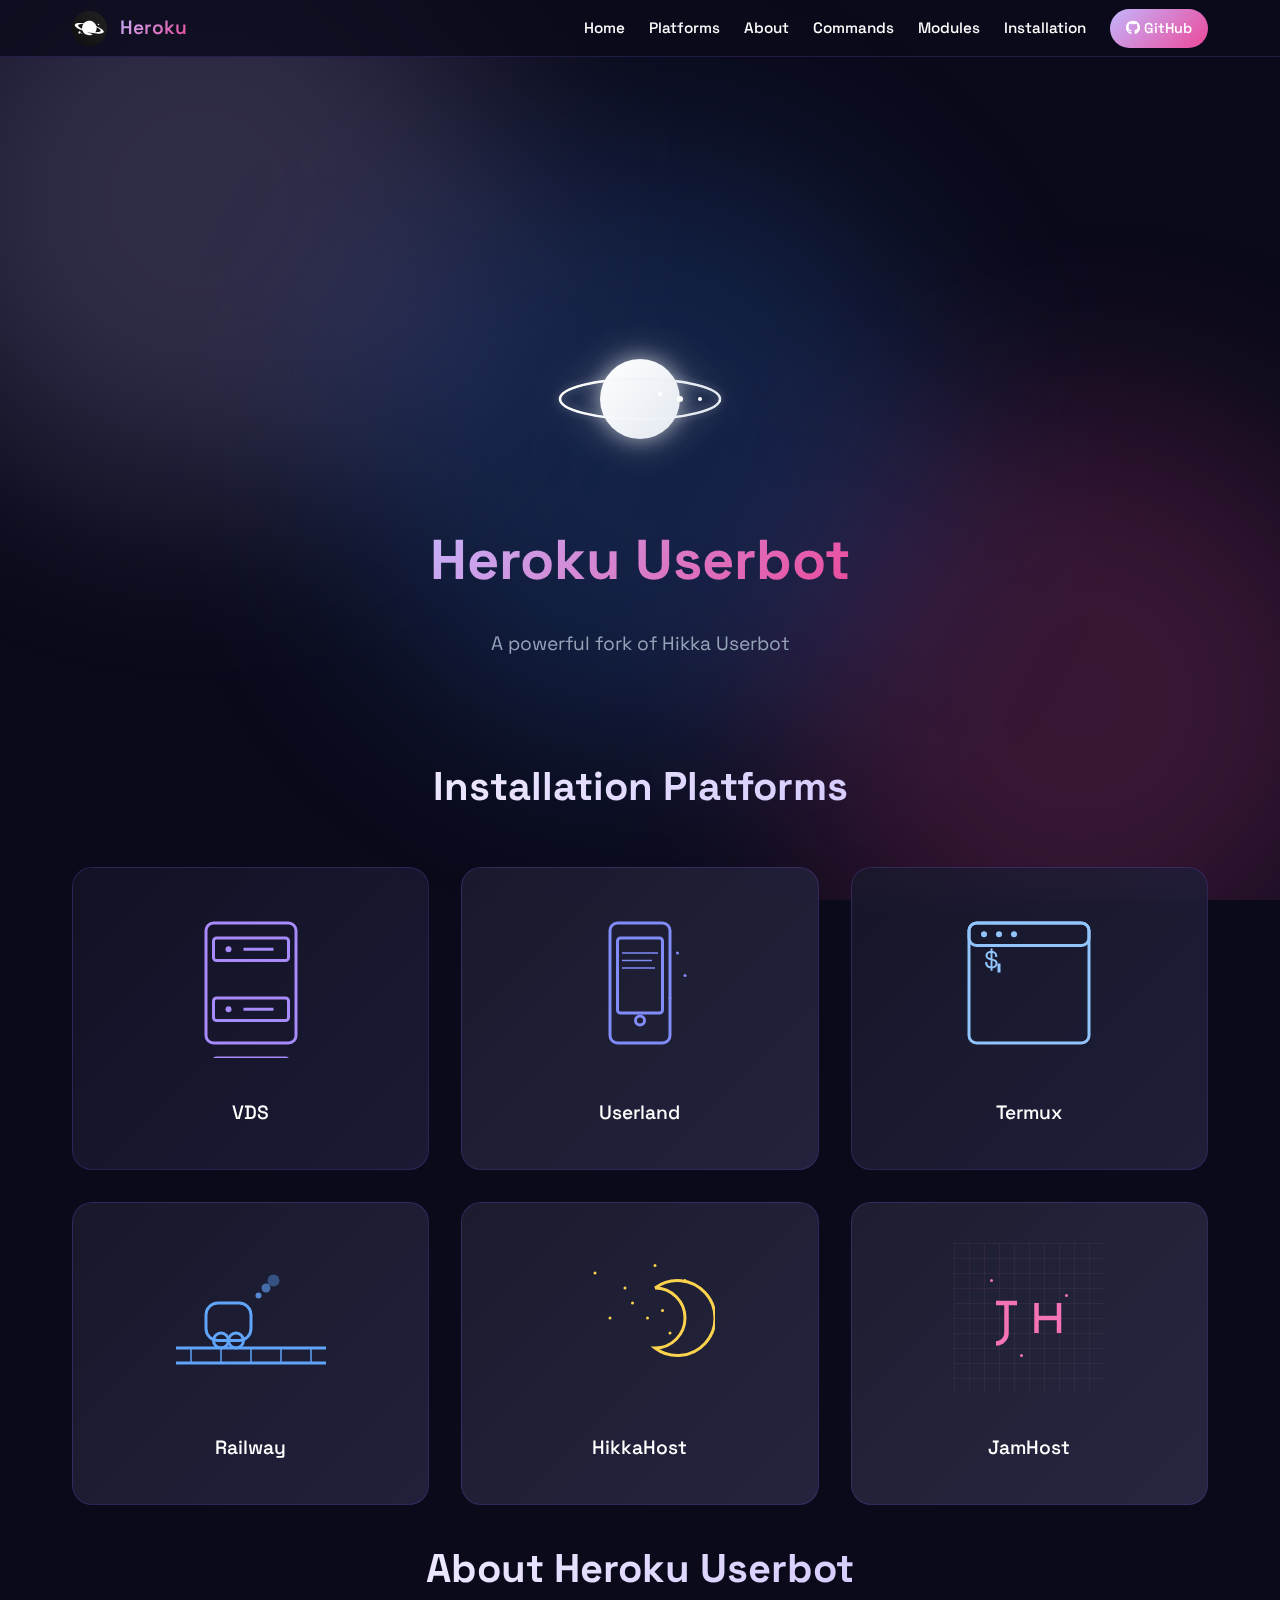
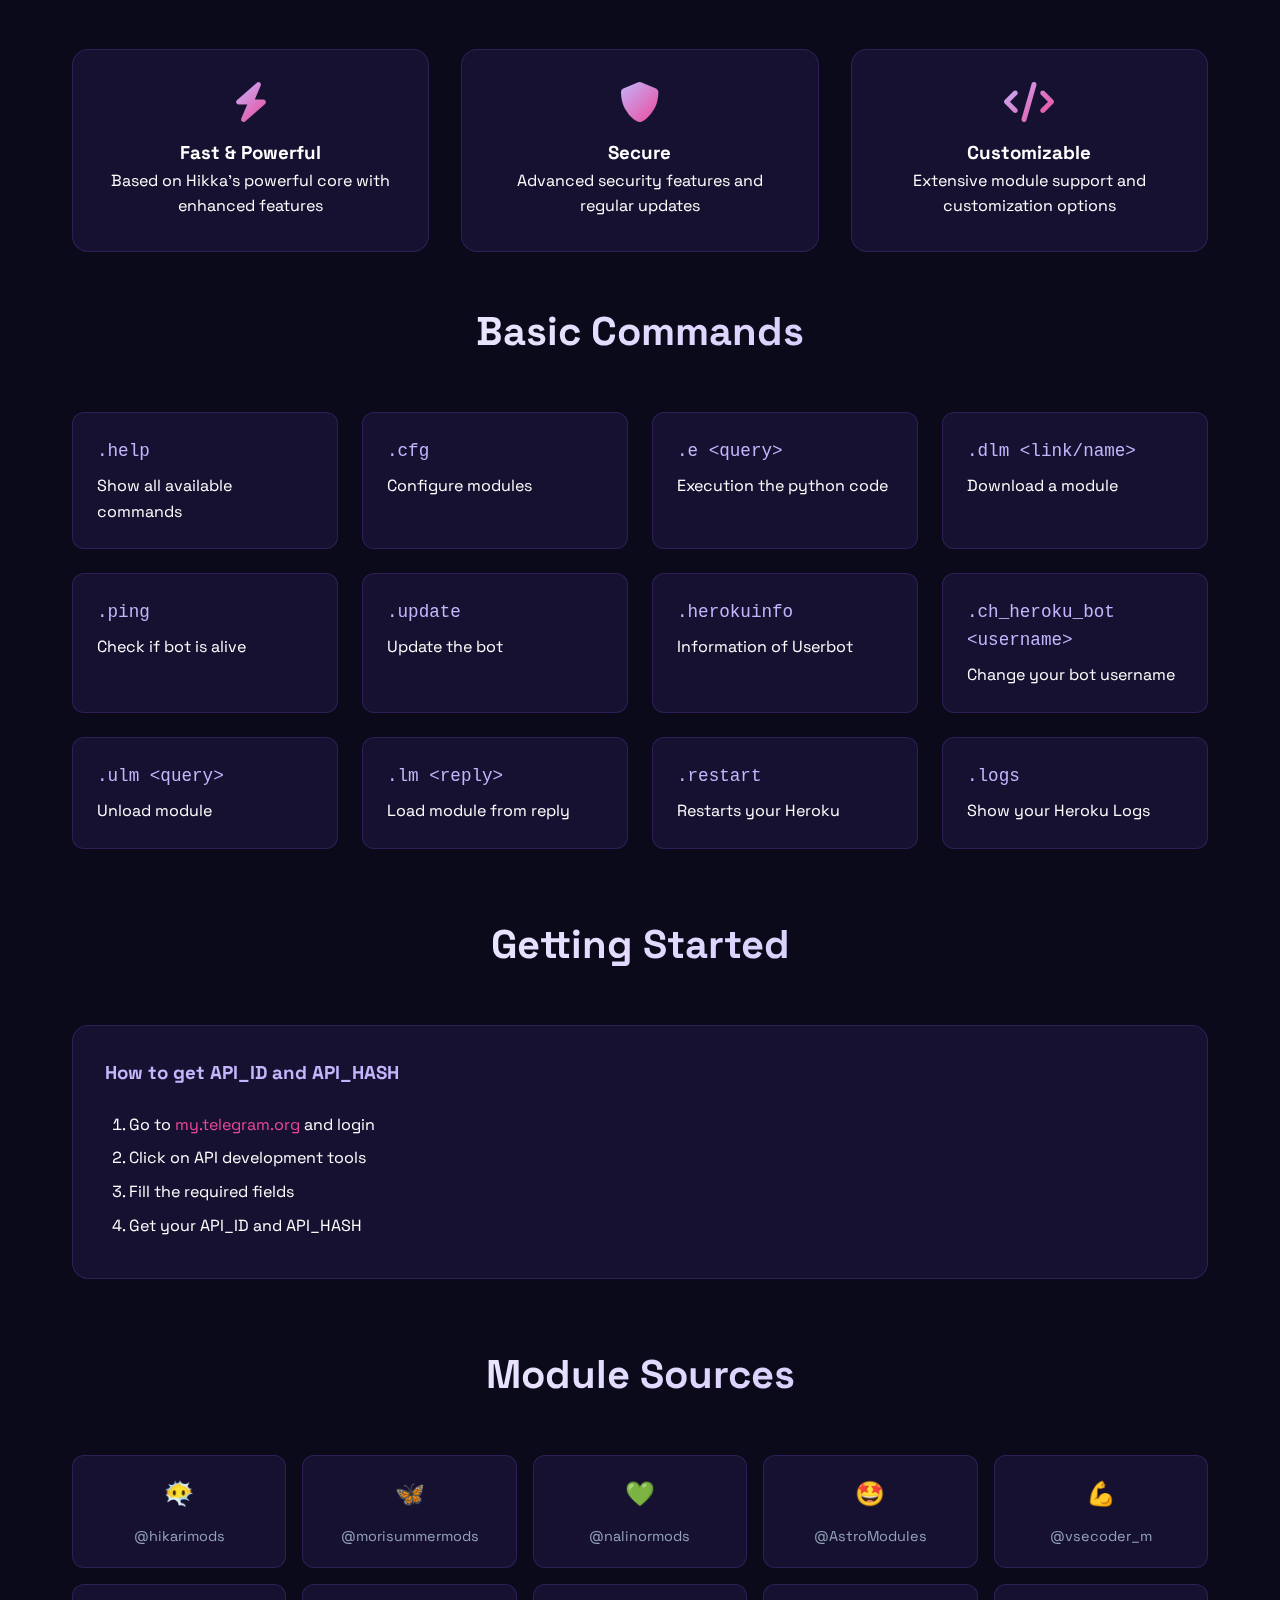
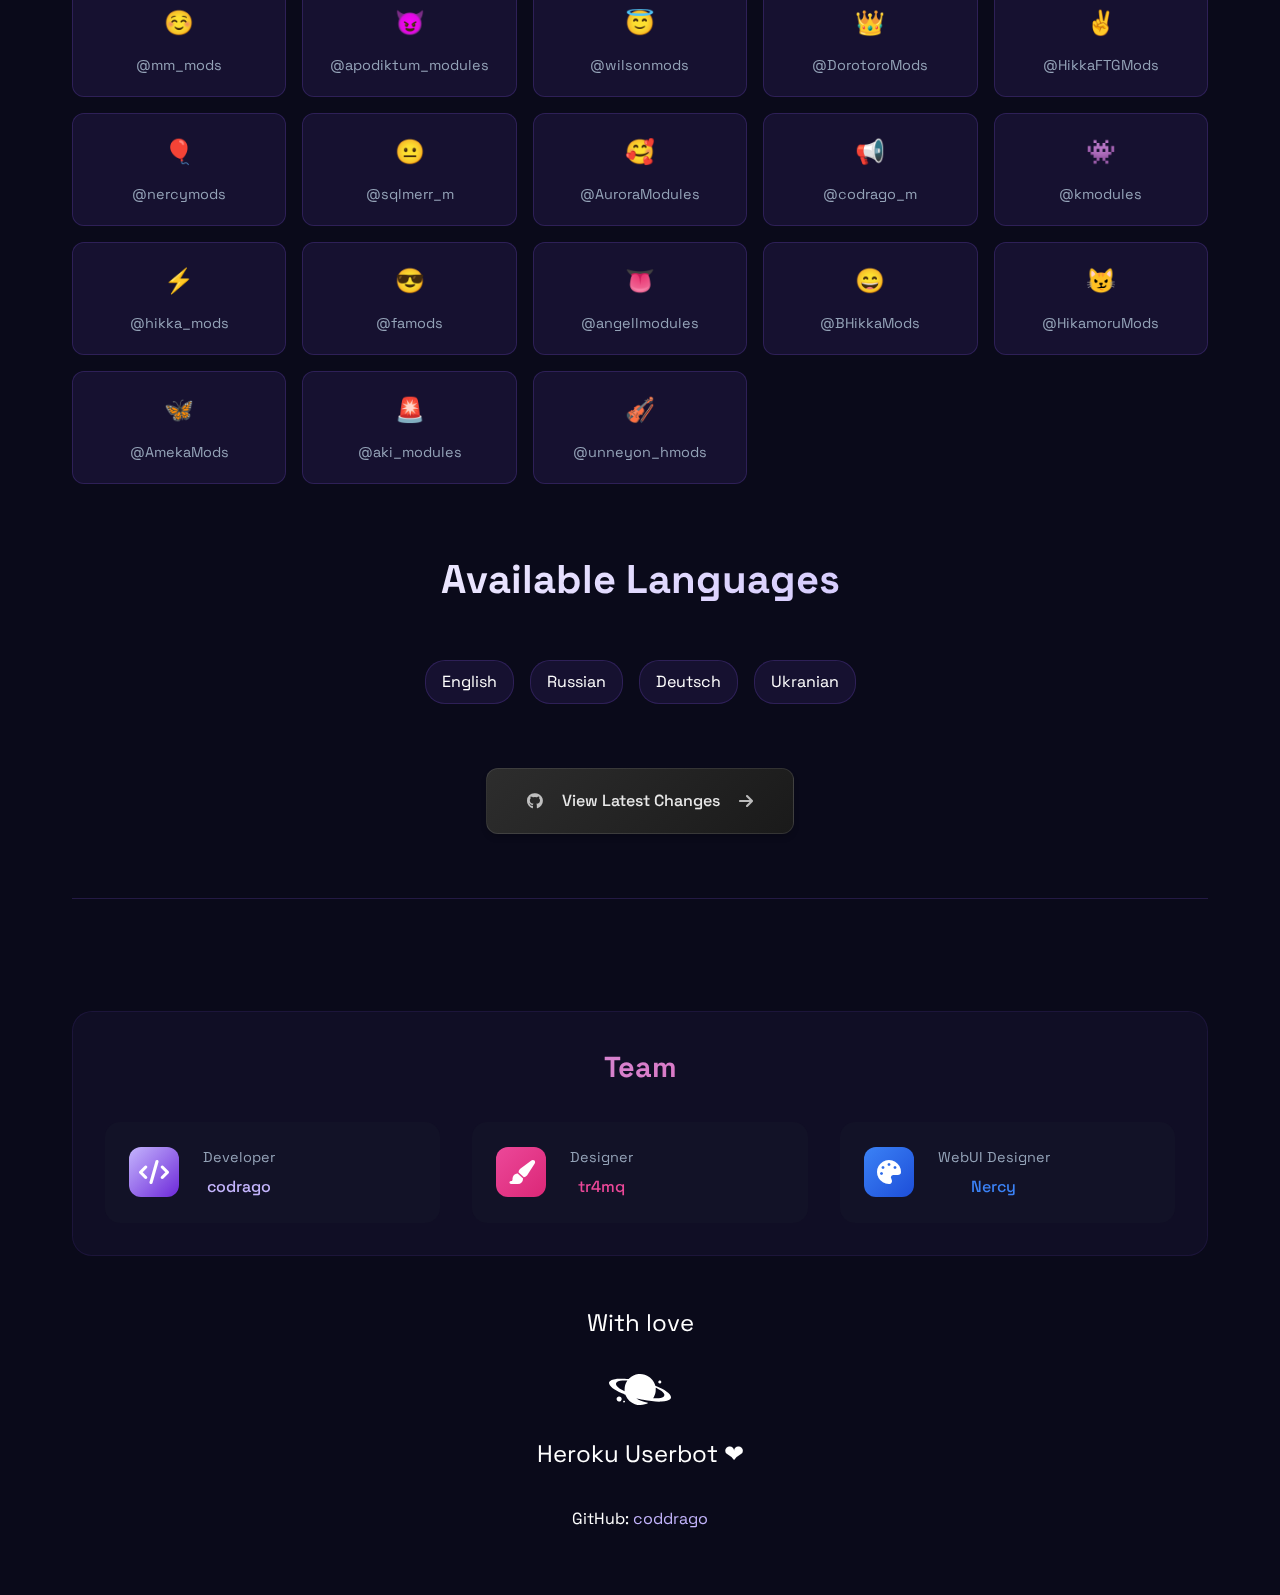
<file: index.html>
<!DOCTYPE html>
<html lang="en">
<head>
    <meta charset="UTF-8">
    <meta name="viewport" content="width=device-width, initial-scale=1.0">
    <link rel="icon" href="icon.svg" type="image/x-icon">
    <title>Heroku Userbot</title>
    <link rel="stylesheet" href="styles.css">
    <link rel="stylesheet" href="navbar.css">
    <link href="https://fonts.googleapis.com/css2?family=Space+Grotesk:wght@400;500;600;700&display=swap" rel="stylesheet">
    <link rel="stylesheet" href="https://cdnjs.cloudflare.com/ajax/libs/font-awesome/6.0.0/css/all.min.css">
</head>
<body>
    <!-- Navigation Bar -->
    <nav class="navbar">
        <div class="navbar-container">
            <a href="#" class="navbar-logo">
                <img src="icon.svg" alt="Heroku Logo">
                <span>Heroku</span>
            </a>
            <button class="navbar-toggle">
                <i class="fas fa-bars"></i>
            </button>
            <div class="navbar-links">
                <a href="#" class="navbar-link">Home</a>
                <a href="#platforms" class="navbar-link">Platforms</a>
                <a href="#about" class="navbar-link">About</a>
                <a href="#commands" class="navbar-link">Commands</a>
                <a href="#modules" class="navbar-link">Modules</a>
                <a href="installation.html" class="navbar-link">Installation</a>
                <a href="https://github.com/coddrago/heroku" class="navbar-button" target="_blank">
                    <i class="fab fa-github"></i> GitHub
                </a>
            </div>
        </div>
    </nav>
    
    <div class="gradient-bg">
        <div class="gradient-1"></div>
        <div class="gradient-2"></div>
        <div class="gradient-3"></div>
    </div>

    <div id="stars"></div>
    <div id="stars2"></div>
    <div id="stars3"></div>
    
    <div class="container">
        <header class="hero">
            <div class="logo-container">
                <div class="saturn-logo">
                    <svg viewBox="0 0 200 200" class="saturn">
                        <defs>
                            <linearGradient id="planetGradient" x1="0%" y1="0%" x2="100%" y2="100%">
                                <stop offset="0%" style="stop-color:#ffffff" />
                                <stop offset="100%" style="stop-color:#e2e8f0" />
                            </linearGradient>
                            <linearGradient id="ringGradient" x1="0%" y1="0%" x2="100%" y2="0%">
                                <stop offset="0%" style="stop-color:#ffffff" />
                                <stop offset="100%" style="stop-color:#e2e8f0" />
                            </linearGradient>
                        </defs>
                        
                        <ellipse class="ring back-ring" cx="100" cy="100" rx="80" ry="20" 
                            fill="none" stroke="url(#ringGradient)" stroke-width="2" opacity="0.5" />
                        
                        <circle class="planet" cx="100" cy="100" r="40" 
                            fill="url(#planetGradient)" />
                        
                        <ellipse class="ring front-ring" cx="100" cy="100" rx="80" ry="20" 
                            fill="none" stroke="url(#ringGradient)" stroke-width="2.5" />
                        
                        <circle class="particle particle1" cx="140" cy="100" r="3" fill="#ffffff" />
                        <circle class="particle particle2" cx="160" cy="100" r="2" fill="#ffffff" />
                        <circle class="particle particle3" cx="120" cy="95" r="2" fill="#ffffff" />
                        <circle class="particle particle4" cx="180" cy="102" r="1" fill="#ffffff" />
                    </svg>
                </div>
                <h1>Heroku Userbot</h1>
                <p class="subtitle">A powerful fork of Hikka Userbot</p>
            </div>
        </header>

        <section id="platforms" class="platforms">
            <h2 class="glow-text">Installation Platforms</h2>
            <div class="platform-grid">
                <a href="/installation#ubuntu" class="platform-button vds-card">
                    <div class="platform-icon">
                        <svg viewBox="0 0 100 100" class="vds-icon">
                            <rect class="server-rack" x="20" y="10" width="60" height="80" rx="5" fill="none" stroke="currentColor" stroke-width="2"/>
                            <g class="server-unit" transform="translate(0,0)">
                                <rect x="25" y="20" width="50" height="15" rx="2" fill="none" stroke="currentColor" stroke-width="2"/>
                                <circle class="server-light" cx="35" cy="27.5" r="2" fill="currentColor"/>
                                <line x1="45" y1="27.5" x2="65" y2="27.5" stroke="currentColor" stroke-width="2"/>
                            </g>
                            <g class="server-unit" transform="translate(0,20)">
                                <rect x="25" y="40" width="50" height="15" rx="2" fill="none" stroke="currentColor" stroke-width="2"/>
                                <circle class="server-light" cx="35" cy="47.5" r="2" fill="currentColor"/>
                                <line x1="45" y1="47.5" x2="65" y2="47.5" stroke="currentColor" stroke-width="2"/>
                            </g>
                            <g class="server-unit" transform="translate(0,40)">
                                <rect x="25" y="60" width="50" height="15" rx="2" fill="none" stroke="currentColor" stroke-width="2"/>
                                <circle class="server-light" cx="35" cy="67.5" r="2" fill="currentColor"/>
                                <line x1="45" y1="67.5" x2="65" y2="67.5" stroke="currentColor" stroke-width="2"/>
                            </g>
                        </svg>
                    </div>
                    <span>VDS</span>
                </a>

                <a href="/installation#userland" class="platform-button userland-card">
                    <div class="platform-icon">
                        <svg viewBox="0 0 100 100" class="userland-icon">
                            <rect class="phone-body" x="30" y="10" width="40" height="80" rx="5" fill="none" stroke="currentColor" stroke-width="2"/>
                            <rect class="phone-screen" x="35" y="20" width="30" height="50" rx="2" fill="none" stroke="currentColor" stroke-width="2"/>
                            <g class="terminal-content">
                                <line class="terminal-line" x1="38" y1="30" x2="62" y2="30" stroke="currentColor" stroke-width="1"/>
                                <line class="terminal-line" x1="38" y1="35" x2="58" y2="35" stroke="currentColor" stroke-width="1"/>
                                <line class="terminal-line" x1="38" y1="40" x2="60" y2="40" stroke="currentColor" stroke-width="1"/>
                            </g>
                            <circle class="home-button" cx="50" cy="75" r="3" fill="none" stroke="currentColor" stroke-width="2"/>
                            <g class="code-particles">
                                <circle class="particle" cx="75" cy="30" r="1" fill="currentColor"/>
                                <circle class="particle" cx="80" cy="45" r="1" fill="currentColor"/>
                                <circle class="particle" cx="70" cy="60" r="1" fill="currentColor"/>
                            </g>
                        </svg>
                    </div>
                    <span>Userland</span>
                </a>

                <a href="/installation#termux" class="platform-button termux-card">
                    <div class="platform-icon">
                        <svg viewBox="0 0 100 100" class="termux-icon">
                            <rect class="terminal-window" x="10" y="10" width="80" height="80" rx="5" fill="none" stroke="currentColor" stroke-width="2"/>
                            <rect class="terminal-header" x="10" y="10" width="80" height="15" rx="5" fill="none" stroke="currentColor" stroke-width="2"/>
                            <g class="window-controls">
                                <circle cx="20" cy="17.5" r="2" fill="currentColor"/>
                                <circle cx="30" cy="17.5" r="2" fill="currentColor"/>
                                <circle cx="40" cy="17.5" r="2" fill="currentColor"/>
                            </g>
                            <g class="terminal-content">
                                <text class="prompt" x="20" y="40" fill="currentColor">$</text>
                                <line class="cursor" x1="30" y1="37" x2="30" y2="43" stroke="currentColor" stroke-width="2"/>
                            </g>
                        </svg>
                    </div>
                    <span>Termux</span>
                </a>

                <a href="/installation#railway" class="platform-button railway-card">
                    <div class="platform-icon">
                        <svg viewBox="0 0 100 100" class="railway-icon">
                            <g class="tracks">
                                <path class="track" d="M0,70 H100" stroke="currentColor" stroke-width="2"/>
                                <path class="track" d="M0,80 H100" stroke="currentColor" stroke-width="2"/>
                                <line x1="10" y1="70" x2="10" y2="80" stroke="currentColor" stroke-width="1"/>
                                <line x1="30" y1="70" x2="30" y2="80" stroke="currentColor" stroke-width="1"/>
                                <line x1="50" y1="70" x2="50" y2="80" stroke="currentColor" stroke-width="1"/>
                                <line x1="70" y1="70" x2="70" y2="80" stroke="currentColor" stroke-width="1"/>
                                <line x1="90" y1="70" x2="90" y2="80" stroke="currentColor" stroke-width="1"/>
                            </g>
                            <g class="train">
                                <rect class="locomotive" x="20" y="40" width="30" height="25" rx="8" fill="none" stroke="currentColor" stroke-width="2"/>
                                <circle class="wheel" cx="30" cy="65" r="5" fill="none" stroke="currentColor" stroke-width="2"/>
                                <circle class="wheel" cx="40" cy="65" r="5" fill="none" stroke="currentColor" stroke-width="2"/>
                                <g class="smoke">
                                    <circle cx="55" cy="35" r="2" fill="currentColor" opacity="0.8"/>
                                    <circle cx="60" cy="30" r="3" fill="currentColor" opacity="0.6"/>
                                    <circle cx="65" cy="25" r="4" fill="currentColor" opacity="0.4"/>
                                </g>
                            </g>
                        </svg>
                    </div>
                    <span>Railway</span>
                </a>

                <a href="/installation#module" class="platform-button hikkahost-card">
                    <div class="platform-icon">
                        <svg viewBox="0 0 100 100" class="hikkahost-icon">
                            <g class="stars-background">
                                <circle class="star" cx="20" cy="20" r="1" fill="currentColor"/>
                                <circle class="star" cx="40" cy="30" r="1" fill="currentColor"/>
                                <circle class="star" cx="60" cy="15" r="1" fill="currentColor"/>
                                <circle class="star" cx="80" cy="25" r="1" fill="currentColor"/>
                                <circle class="star" cx="30" cy="50" r="1" fill="currentColor"/>
                                <circle class="star" cx="70" cy="60" r="1" fill="currentColor"/>
                            </g>
                            <path class="moon" d="M60,30 A25,25 0 1,1 60,70 A20,20 0 1,0 60,30" fill="none" stroke="currentColor" stroke-width="2"/>
                            <g class="moon-particles">
                                <circle class="particle" cx="45" cy="40" r="1" fill="currentColor"/>
                                <circle class="particle" cx="55" cy="50" r="1" fill="currentColor"/>
                                <circle class="particle" cx="65" cy="45" r="1" fill="currentColor"/>
                            </g>
                        </svg>
                    </div>
                    <span>HikkaHost</span>
                </a>

                <a href="/installation#jamhost" class="platform-button jamhost-card">
                    <div class="platform-icon">
                        <svg viewBox="0 0 100 100" class="jamhost-icon">
                            <pattern id="grid" width="10" height="10" patternUnits="userSpaceOnUse">
                                <path d="M 10 0 L 0 0 0 10" fill="none" stroke="currentColor" stroke-width="0.5" opacity="0.2"/>
                            </pattern>
                            <rect width="100" height="100" fill="url(#grid)"/>
                            <g class="letters-container" transform="translate(50,50)">
                                <g class="letter-j" transform="translate(-10,-10)">
                                    <path d="M-5,0 V20 A7,7 0 0,1 -12,27" 
                                          stroke="currentColor" 
                                          stroke-width="3" 
                                          fill="none"/>
                                    <line x1="-12" y1="0" x2="2" y2="0" 
                                          stroke="currentColor" 
                                          stroke-width="3"/>
                                </g>
                                <g class="letter-h" transform="translate(10,-10)">
                                    <path d="M-5,0 V20 M-5,10 H10 M10,0 V20" 
                                          stroke="currentColor" 
                                          stroke-width="3" 
                                          fill="none"/>
                                </g>
                            </g>
                            <g class="code-particles">
                                <circle class="particle" cx="25" cy="25" r="1" fill="currentColor"/>
                                <circle class="particle" cx="75" cy="35" r="1" fill="currentColor"/>
                                <circle class="particle" cx="45" cy="75" r="1" fill="currentColor"/>
                            </g>
                        </svg>
                    </div>
                    <span>JamHost</span>
                </a>
            </div>
        </section>

        <section id="about" class="about">
            <h2 class="glow-text">About Heroku Userbot</h2>
            <div class="about-content">
                <div class="feature-grid">
                    <div class="feature-card">
                        <i class="fas fa-bolt"></i>
                        <h3>Fast & Powerful</h3>
                        <p>Based on Hikka's powerful core with enhanced features</p>
                    </div>
                    <div class="feature-card">
                        <i class="fas fa-shield-alt"></i>
                        <h3>Secure</h3>
                        <p>Advanced security features and regular updates</p>
                    </div>
                    <div class="feature-card">
                        <i class="fas fa-code"></i>
                        <h3>Customizable</h3>
                        <p>Extensive module support and customization options</p>
                    </div>
                </div>
            </div>
        </section>

        <section id="commands" class="commands">
            <h2 class="glow-text">Basic Commands</h2>
            <div class="commands-grid">
                <div class="command-card">
                    <code>.help</code>
                    <p>Show all available commands</p>
                </div>
                <div class="command-card">
                    <code>.cfg</code>
                    <p>Configure modules</p>
                </div>
                <div class="command-card">
                    <code>.e &lt;query&gt;</code>
                    <p>Execution the python code</p>
                </div>
                <div class="command-card">
                    <code>.dlm &lt;link/name&gt;</code>
                    <p>Download a module</p>
                </div>
                <div class="command-card">
                    <code>.ping</code>
                    <p>Check if bot is alive</p>
                </div>
                <div class="command-card">
                    <code>.update</code>
                    <p>Update the bot</p>
                </div>
                <div class="command-card">
                    <code>.herokuinfo</code>
                    <p>Information of Userbot</p>
                </div>
                <div class="command-card">
                    <code>.ch_heroku_bot &lt;username&gt;</code>
                    <p>Change your bot username</p>
                </div>
                <div class="command-card">
                    <code>.ulm &lt;query&gt;</code>
                    <p>Unload module</p>
                </div>
                <div class="command-card">
                    <code>.lm &lt;reply&gt;</code>
                    <p>Load module from reply</p>
                </div>
                <div class="command-card">
                    <code>.restart</code>
                    <p>Restarts your Heroku</p>
                </div>
                <div class="command-card">
                    <code>.logs</code>
                    <p>Show your Heroku Logs</p>
                </div>
            </div>
        </section>

        <section class="api-setup">
            <h2 class="glow-text">Getting Started</h2>
            <div class="setup-card">
                <h3>How to get API_ID and API_HASH</h3>
                <ol>
                    <li>Go to <a href="https://my.telegram.org" target="_blank">my.telegram.org</a> and login</li>
                    <li>Click on API development tools</li>
                    <li>Fill the required fields</li>
                    <li>Get your API_ID and API_HASH</li>
                </ol>
            </div>
        </section>

        <section id="modules" class="modules">
            <h2 class="glow-text">Module Sources</h2>
            <div class="modules-grid">
                <a href="https://t.me/hikarimods" class="module-card" target="_blank">
                    <span class="emoji">😶‍🌫️</span>
                    <span class="channel-name">@hikarimods</span>
                </a>
                <a href="https://t.me/morisummermods" class="module-card" target="_blank">
                    <span class="emoji">🦋</span>
                    <span class="channel-name">@morisummermods</span>
                </a>
                <a href="https://t.me/nalinormods" class="module-card" target="_blank">
                    <span class="emoji">💚</span>
                    <span class="channel-name">@nalinormods</span>
                </a>
                <a href="https://t.me/AstroModules" class="module-card" target="_blank">
                    <span class="emoji">🤩</span>
                    <span class="channel-name">@AstroModules</span>
                </a>
                <a href="https://t.me/vsecoder_m" class="module-card" target="_blank">
                    <span class="emoji">💪</span>
                    <span class="channel-name">@vsecoder_m</span>
                </a>
                <a href="https://t.me/mm_mods" class="module-card" target="_blank">
                    <span class="emoji">☺️</span>
                    <span class="channel-name">@mm_mods</span>
                </a>
                <a href="https://t.me/apodiktum_modules" class="module-card" target="_blank">
                    <span class="emoji">😈</span>
                    <span class="channel-name">@apodiktum_modules</span>
                </a>
                <a href="https://t.me/wilsonmods" class="module-card" target="_blank">
                    <span class="emoji">😇</span>
                    <span class="channel-name">@wilsonmods</span>
                </a>
                <a href="https://t.me/DorotoroMods" class="module-card" target="_blank">
                    <span class="emoji">👑</span>
                    <span class="channel-name">@DorotoroMods</span>
                </a>
                <a href="https://t.me/HikkaFTGMods" class="module-card" target="_blank">
                    <span class="emoji">✌️</span>
                    <span class="channel-name">@HikkaFTGMods</span>
                </a>
                <a href="https://t.me/nercymods" class="module-card" target="_blank">
                    <span class="emoji">🎈</span>
                    <span class="channel-name">@nercymods</span>
                </a>
                <a href="https://t.me/sqlmerr_m" class="module-card" target="_blank">
                    <span class="emoji">😐</span>
                    <span class="channel-name">@sqlmerr_m</span>
                </a>
                <a href="https://t.me/AuroraModules" class="module-card" target="_blank">
                    <span class="emoji">🥰</span>
                    <span class="channel-name">@AuroraModules</span>
                </a>
                <a href="https://t.me/codrago_m" class="module-card" target="_blank">
                    <span class="emoji">📢</span>
                    <span class="channel-name">@codrago_m</span>
                </a>
                <a href="https://t.me/kmodules" class="module-card" target="_blank">
                    <span class="emoji">👾</span>
                    <span class="channel-name">@kmodules</span>
                </a>
                <a href="https://t.me/hikka_mods" class="module-card" target="_blank">
                    <span class="emoji">⚡</span>
                    <span class="channel-name">@hikka_mods</span>
                </a>
                <a href="https://t.me/famods" class="module-card" target="_blank">
                    <span class="emoji">😎</span>
                    <span class="channel-name">@famods</span>
                </a>
                <a href="https://t.me/angellmodules" class="module-card" target="_blank">
                    <span class="emoji">👅</span>
                    <span class="channel-name">@angellmodules</span>
                </a>
                <a href="https://t.me/BHikkaMods" class="module-card" target="_blank">
                    <span class="emoji">😄</span>
                    <span class="channel-name">@BHikkaMods</span>
                </a>
                <a href="https://t.me/HikamoruMods" class="module-card" target="_blank">
                    <span class="emoji">😼</span>
                    <span class="channel-name">@HikamoruMods</span>
                </a>
                <a href="https://t.me/AmekaMods" class="module-card" target="_blank">
                    <span class="emoji">🦋</span>
                    <span class="channel-name">@AmekaMods</span>
                </a>
                <a href="https://t.me/aki_modules" class="module-card" target="_blank">
                    <span class="emoji">🚨</span>
                    <span class="channel-name">@aki_modules</span>
                </a>
                <a href="https://t.me/unneyon_hmods" class="module-card" target="_blank">
                    <span class="emoji">🎻</span>
                    <span class="channel-name">@unneyon_hmods</span>
                </a>
            </div>
        </section>

        <section class="languages">
            <h2 class="glow-text">Available Languages</h2>
            <div class="language-grid">
                <span class="language-tag">English</span>
                <span class="language-tag">Russian</span>
                <span class="language-tag">Deutsch</span>
                <span class="language-tag">Ukranian</span>
            </div>
        </section>

        <section class="changelog">
            <a href="https://github.com/coddrago/Heroku/blob/master/CHANGELOG.md" class="changelog-button">
                <i class="fab fa-github"></i>
                <span>View Latest Changes</span>
                <i class="fas fa-arrow-right"></i>
            </a>
        </section>

        <footer>
            <div class="footer-content">
                <!-- Team Section -->
                <div class="team-section">
                    <h3 class="team-title">Team</h3>
                    <div class="team-grid">
                        <div class="team-member developer">
                            <div class="member-icon">
                                <i class="fas fa-code"></i>
                            </div>
                            <div class="member-info">
                                <p class="role">Developer</p>
                                <a href="https://t.me/codrago" class="member-link">codrago</a>
                            </div>
                        </div>
        
                        <div class="team-member designer">
                            <div class="member-icon">
                                <i class="fas fa-paint-brush"></i>
                            </div>
                            <div class="member-info">
                                <p class="role">Designer</p>
                                <a href="https://t.me/tr4mq" class="member-link">tr4mq</a>
                            </div>
                        </div>
        
                        <div class="team-member webui">
                            <div class="member-icon">
                                <i class="fas fa-palette"></i>
                            </div>
                            <div class="member-info">
                                <p class="role">WebUI Designer</p>
                                <a href="https://t.me/n3rcy" class="member-link">Nercy</a>
                            </div>
                        </div>
                    </div>
                </div>
        
                <!-- Existing Content -->
                <div class="love-message">
                    <p>With love</p>
                    <div class="animated-logo">
                        <img src="saturn.svg" alt="Planet Icon" class="logo-icon">
                    </div>
                    <p>Heroku Userbot ❤</p>
                </div>
                <div class="developer-info">
                    <p>GitHub: <a href="https://github.com/coddrago/heroku" class="hover-effect">coddrago</a></p>
                </div>
            </div>
        </footer>
    </div>
    <script src="script.js"></script>
    <script src="navbar.js"></script>
</body>
</html>
</file>
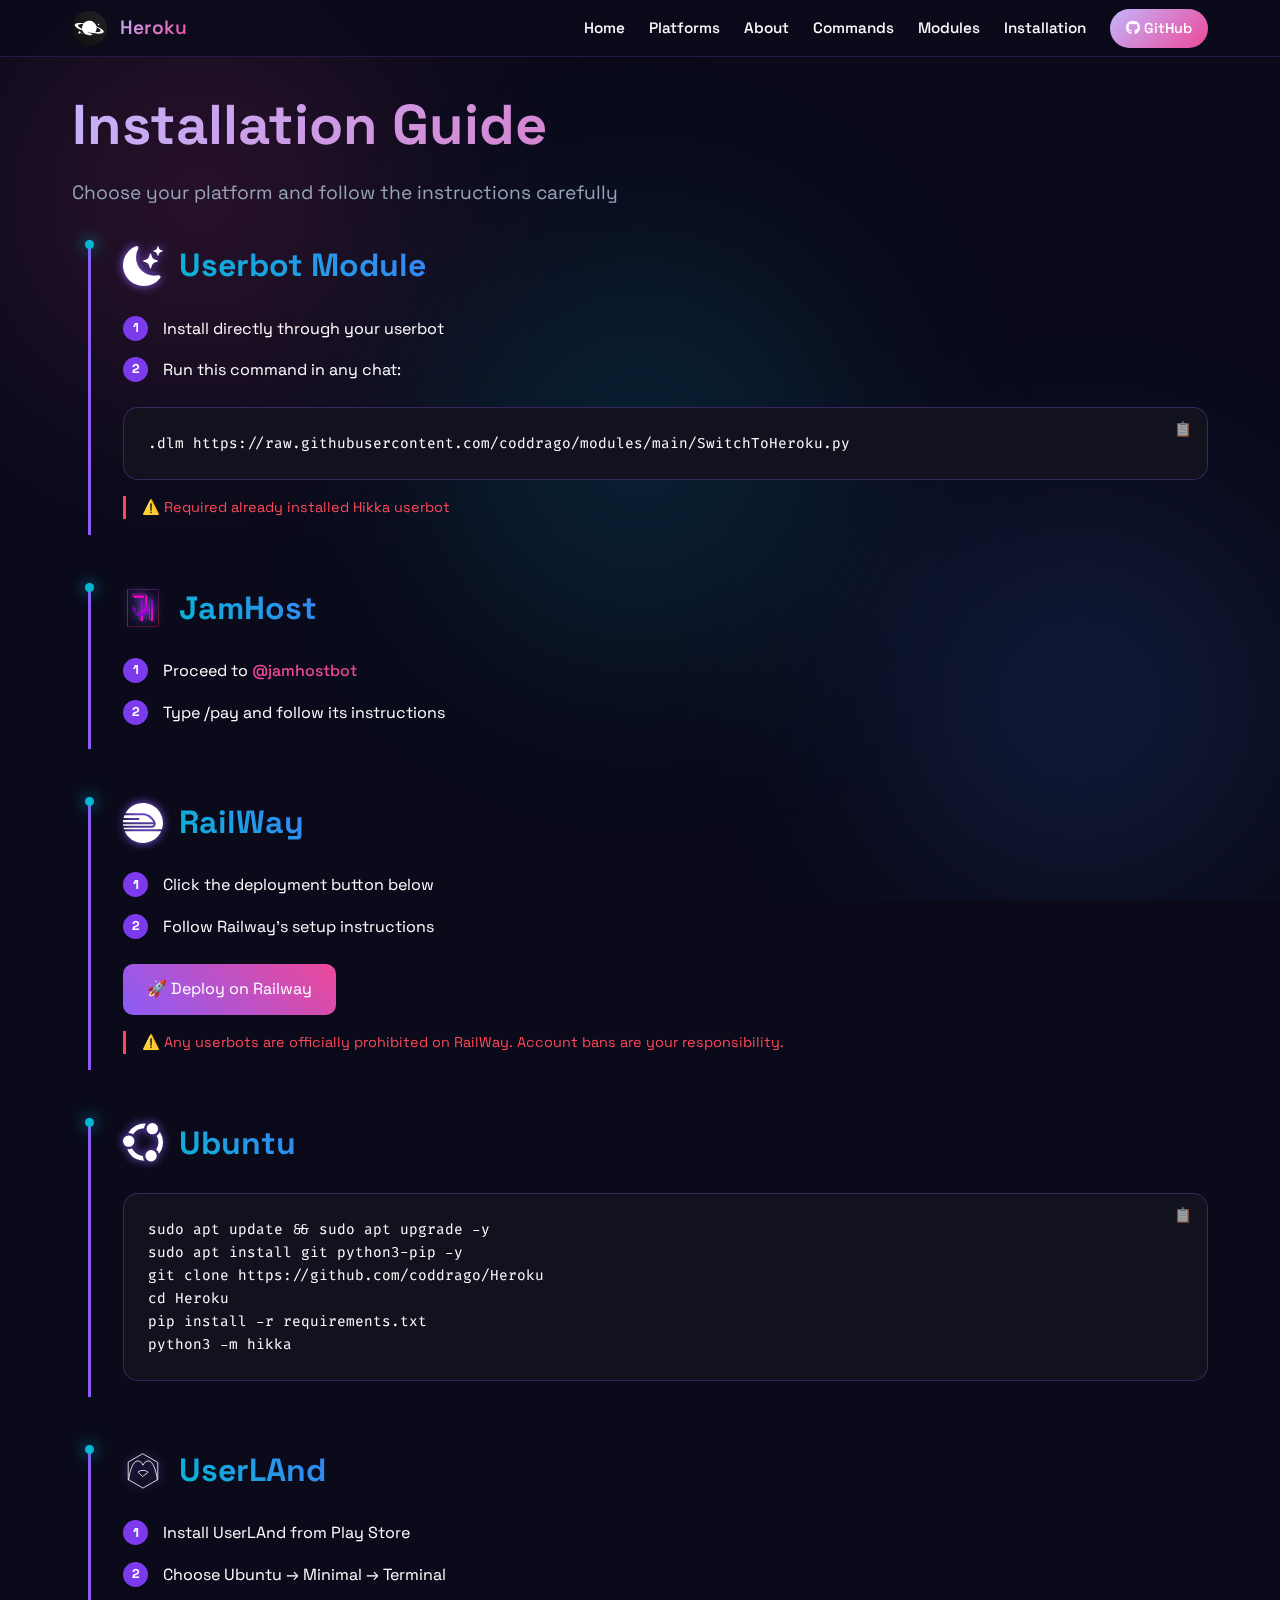
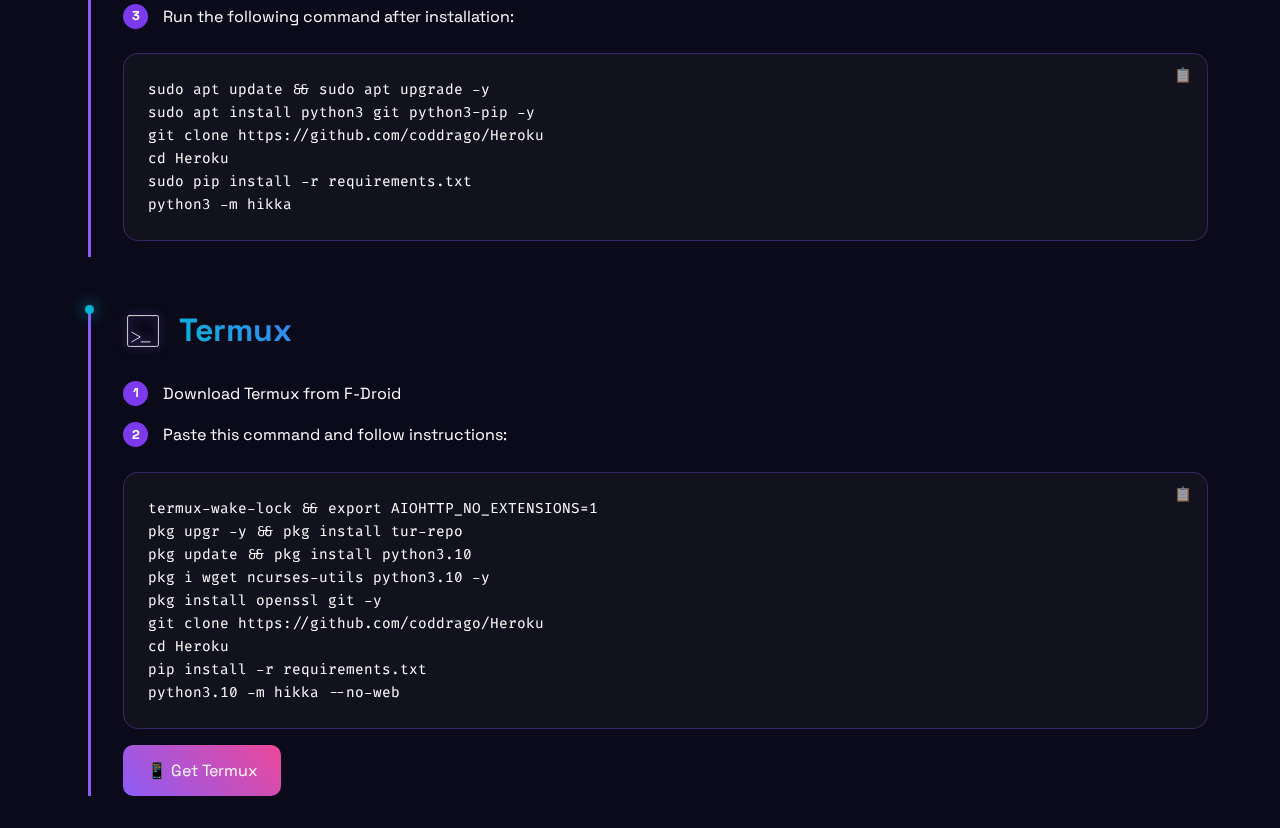
<file: installation.html>
<!DOCTYPE html>
<html lang="en">
<head>
    <meta charset="UTF-8">
    <meta name="viewport" content="width=device-width, initial-scale=1.0">
    <link rel="icon" href="icon.svg" type="image/x-icon">
    <title>Installation Guide</title>
    <link rel="stylesheet" href="installation.css">
    <link rel="stylesheet" href="navbar.css">
    <link href="https://fonts.googleapis.com/css2?family=Space+Grotesk:wght@400;600&display=swap" rel="stylesheet">
    <link href="https://fonts.googleapis.com/css2?family=Fira+Code&display=swap" rel="stylesheet">
    <link rel="stylesheet" href="https://cdnjs.cloudflare.com/ajax/libs/font-awesome/6.0.0/css/all.min.css">
</head>
<body>
    <!-- Navigation Bar -->
    <nav class="navbar">
        <div class="navbar-container">
            <a href="index.html" class="navbar-logo">
                <img src="icon.svg" alt="Heroku Logo">
                <span>Heroku</span>
            </a>
            <button class="navbar-toggle">
                <i class="fas fa-bars"></i>
            </button>
            <div class="navbar-links">
                <a href="index.html" class="navbar-link">Home</a>
                <a href="index.html#platforms" class="navbar-link">Platforms</a>
                <a href="index.html#about" class="navbar-link">About</a>
                <a href="index.html#commands" class="navbar-link">Commands</a>
                <a href="index.html#modules" class="navbar-link">Modules</a>
                <a href="installation.html" class="navbar-link">Installation</a>
                <a href="https://github.com/coddrago/heroku" class="navbar-button" target="_blank">
                    <i class="fab fa-github"></i> GitHub
                </a>
            </div>
        </div>
    </nav>
    
    <div class="gradient-bg">
        <div class="gradient-1" style="background: radial-gradient(circle at center, var(--accent-pink) 0%, transparent 70%)"></div>
        <div class="gradient-2" style="background: radial-gradient(circle at center, var(--accent-blue) 0%, transparent 70%)"></div>
        <div class="gradient-3" style="background: radial-gradient(circle at center, var(--accent-cyan) 0%, transparent 70%)"></div>
    </div>

    <div class="container">
        <h1>Installation Guide</h1>
        <p class="subtitle">Choose your platform and follow the instructions carefully</p>

        <div class="installation-guide">
            <!-- Module Section -->
            <section class="platform-section" id="module">
                <div class="platform-header">
                    <img src="moon.svg" class="platform-icon" alt="Railway">
                    <h2 class="platform-title">Userbot Module</h2>
                </div>
                <div class="step-list">
                    <div class="step-item">Install directly through your userbot</div>
                    <div class="step-item">Run this command in any chat:</div>
                </div>
                <pre class="code-block">.dlm https://raw.githubusercontent.com/coddrago/modules/main/SwitchToHeroku.py</pre>
                <div class="warning">
                    ⚠️ Required already installed Hikka userbot
                </div>
            </section>

        <div class="installation-guide">
            <!-- JamHost Section -->
            <section class="platform-section" id="jamhost">
                <div class="platform-header">
                    <img src="jamhost.png" class="platform-icon" alt="JamHost" width="500">
                    <h2 class="platform-title">JamHost</h2>
                </div>
                <div class="step-list">
                    <div class="step-item">Proceed to <a href="https://t.me/jamhostbot" class="link">@jamhostbot</a></div>
                    <div class="step-item">Type /pay and follow its instructions</div>
                </div>
            </section>

        <div class="installation-guide">
            <!-- RailWay Section -->
            <section class="platform-section" id="railway">
                <div class="platform-header">
                    <img src="railway.svg" class="platform-icon" alt="Railway">
                    <h2 class="platform-title">RailWay</h2>
                </div>
                <div class="step-list">
                    <div class="step-item">Click the deployment button below</div>
                    <div class="step-item">Follow Railway's setup instructions</div>
                </div>
                <a href="https://railway.com/template/2YO_QL" class="download-button" target="_blank">
                    🚀 Deploy on Railway
                </a>
                <div class="warning">
                    ⚠️ Any userbots are officially prohibited on RailWay. Account bans are your responsibility.
                </div>
            </section>

            <!-- Ubuntu Section -->
            <section class="platform-section" id="ubuntu">
                <div class="platform-header">
                    <img src="ubuntu.svg" class="platform-icon" alt="Ubuntu">
                    <h2 class="platform-title">Ubuntu</h2>
                </div>
                <pre class="code-block">sudo apt update && sudo apt upgrade -y
sudo apt install git python3-pip -y
git clone https://github.com/coddrago/Heroku
cd Heroku
pip install -r requirements.txt
python3 -m hikka</pre>
            </section>

            <!-- UserLAnd Section -->
            <section class="platform-section" id="userland">
                <div class="platform-header">
                    <img src="userland.svg" class="platform-icon" alt="UserLAnd">
                    <h2 class="platform-title">UserLAnd</h2>
                </div>
                <div class="step-list">
                    <div class="step-item">Install UserLAnd from Play Store</div>
                    <div class="step-item">Choose Ubuntu → Minimal → Terminal</div>
                    <div class="step-item">Run the following command after installation:</div>
                </div>
                <pre class="code-block">sudo apt update && sudo apt upgrade -y
sudo apt install python3 git python3-pip -y
git clone https://github.com/coddrago/Heroku
cd Heroku
sudo pip install -r requirements.txt
python3 -m hikka</pre>
            </section>

            <!-- Termux Section -->
            <section class="platform-section" id="termux">
                <div class="platform-header">
                    <img src="termux.svg" class="platform-icon" alt="Termux">
                    <h2 class="platform-title">Termux</h2>
                </div>
                <div class="step-list">
                    <div class="step-item">Download Termux from F-Droid</div>
                    <div class="step-item">Paste this command and follow instructions:</div>
                </div>
                <pre class="code-block">termux-wake-lock && export AIOHTTP_NO_EXTENSIONS=1
pkg upgr -y && pkg install tur-repo
pkg update && pkg install python3.10
pkg i wget ncurses-utils python3.10 -y
pkg install openssl git -y
git clone https://github.com/coddrago/Heroku
cd Heroku
pip install -r requirements.txt
python3.10 -m hikka --no-web</pre>
                <a href="https://f-droid.org/repo/com.termux_118.apk" class="download-button" target="_blank">
                    📱 Get Termux
                </a>
            </section>
        </div>
    </div>
    <script src="navbar.js"></script>
</body>
</html>
</file>
<file: styles.css>
:root {
    --primary-dark: #0a0a1a;
    --secondary-dark: #12121f;
    --primary-purple: #8b5cf6;
    --secondary-purple: #7c3aed;
    --accent-purple: #c4b5fd;
    --accent-pink: #ec4899;
    --accent-blue: #3b82f6;
    --accent-cyan: #06b6d4;
    --text-light: #ffffff;
    --text-gray: #94a3b8;
}

* {
    margin: 0;
    padding: 0;
    box-sizing: border-box;
}

/* Gradient Background */
.gradient-bg {
    position: fixed;
    top: 0;
    left: 0;
    width: 100%;
    height: 100%;
    overflow: hidden;
    z-index: -1;
}

.gradient-1, .gradient-2, .gradient-3 {
    position: absolute;
    width: 600px;
    height: 600px;
    border-radius: 50%;
    filter: blur(100px);
    opacity: 0.2;
    animation: gradientMove 20s infinite alternate;
}

.gradient-1 {
    background: var(--accent-purple);
    top: -100px;
    left: -100px;
}

.gradient-2 {
    background: var(--accent-pink);
    bottom: -100px;
    right: -100px;
    animation-delay: -5s;
}

.gradient-3 {
    background: var(--accent-blue);
    top: 50%;
    left: 50%;
    transform: translate(-50%, -50%);
    animation-delay: -10s;
}

@keyframes gradientMove {
    0% { transform: translate(0, 0); }
    100% { transform: translate(100px, 100px); }
}

@keyframes twinkle {
    0% { opacity: 0; }
    50% { opacity: 1; }
    100% { opacity: 0; }
}

@keyframes float {
    0% { transform: translateY(0px); }
    50% { transform: translateY(-20px); }
    100% { transform: translateY(0px); }
}

@keyframes glow {
    0% { text-shadow: 0 0 10px var(--primary-purple); }
    50% { text-shadow: 0 0 20px var(--primary-purple), 0 0 30px var(--accent-pink); }
    100% { text-shadow: 0 0 10px var(--primary-purple); }
}

body {
    font-family: 'Space Grotesk', sans-serif;
    background: var(--primary-dark);
    color: var(--text-light);
    line-height: 1.6;
    min-height: 100vh;
    overflow-x: hidden;
}

.container {
    max-width: 1200px;
    margin: 0 auto;
    padding: 2rem;
    padding-top: 5rem; /* Added padding to account for fixed navbar */
    position: relative;
    z-index: 1;
}

/* Hero Section */
.hero {
    text-align: center;
    padding: 4rem 0;
}

.logo-container {
    display: flex;
    flex-direction: column;
    align-items: center;
    gap: 1rem;
}

.logo {
    width: 120px;
    height: 120px;
    animation: float 6s ease-in-out infinite;
}

h1 {
    font-size: 3.5rem;
    background: linear-gradient(135deg, var(--accent-purple), var(--accent-pink));
    -webkit-background-clip: text;
    -webkit-text-fill-color: transparent;
    margin-bottom: 0.5rem;
}

.subtitle {
    font-size: 1.2rem;
    color: var(--text-gray);
    margin-bottom: 2rem;
}

.glow-text {
    font-size: 2.5rem;
    text-align: center;
    margin-bottom: 3rem;
    background: linear-gradient(135deg, var(--text-light), var(--accent-purple));
    -webkit-background-clip: text;
    -webkit-text-fill-color: transparent;
    animation: glow 3s ease-in-out infinite;
}

/* Platform Grid */
.platform-grid {
    display: grid;
    grid-template-columns: repeat(auto-fit, minmax(300px, 1fr));
    gap: 2rem;
    margin: 2rem 0;
}

.platform-button {
    position: relative;
    display: flex;
    flex-direction: column;
    align-items: center;
    padding: 2.5rem;
    background: rgba(20, 20, 40, 0.5);
    border: 1px solid rgba(139, 92, 246, 0.2);
    border-radius: 20px;
    text-decoration: none;
    color: var(--text-light);
    transition: all 0.4s cubic-bezier(0.4, 0, 0.2, 1);
    overflow: hidden;
    backdrop-filter: blur(10px);
    min-height: 300px;
}

.platform-button::before {
    content: '';
    position: absolute;
    top: 0;
    left: 0;
    width: 100%;
    height: 100%;
    background: linear-gradient(135deg, 
        rgba(139, 92, 246, 0.1),
        rgba(236, 72, 153, 0.1)
    );
    opacity: 0;
    transition: opacity 0.4s ease;
}

.platform-button:hover {
    transform: translateY(-10px);
    border-color: var(--accent-purple);
}

.platform-button:hover::before {
    opacity: 1;
}

.platform-icon {
    width: 150px;
    height: 150px;
    margin-bottom: 1.5rem;
    position: relative;
    z-index: 1;
}

.platform-button span {
    font-size: 1.2rem;
    font-weight: 500;
    margin-top: 1rem;
    position: relative;
    z-index: 1;
}

/* VDS Card */
.vds-card {
    background: linear-gradient(135deg, rgba(20, 20, 40, 0.8), rgba(30, 30, 60, 0.8));
}

.vds-icon {
    color: #a78bfa;
}

.server-light {
    animation: blink 2s infinite;
}

.server-unit {
    animation: serverPulse 4s infinite;
}

/* Userland Card */
.userland-card {
    background: linear-gradient(135deg, rgba(30, 30, 50, 0.8), rgba(40, 40, 70, 0.8));
}

.userland-icon {
    color: #818cf8;
}

.terminal-line {
    animation: typingEffect 3s infinite;
}

.code-particles .particle {
    animation: float 4s infinite;
}

/* Termux Card */
.termux-card {
    background: linear-gradient(135deg, rgba(25, 25, 45, 0.8), rgba(35, 35, 65, 0.8));
}

.termux-icon {
    color: #93c5fd;
}

.cursor {
    animation: blink 1s infinite;
}

/* Railway Card */
.railway-card {
    background: linear-gradient(135deg, rgba(28, 28, 48, 0.8), rgba(38, 38, 68, 0.8));
}

.railway-icon {
    color: #60a5fa;
}

.train {
    animation: trainMove 8s infinite linear;
}

.smoke circle {
    animation: fadeOut 2s infinite;
}

/* HikkaHost Card */
.hikkahost-card {
    background: linear-gradient(135deg, rgba(32, 32, 52, 0.8), rgba(42, 42, 72, 0.8));
}

.hikkahost-icon {
    color: #fcd34d;
}

.moon {
    animation: moonGlow 4s infinite;
}

.star {
    animation: twinkle 2s infinite;
}

.moon-particles .particle {
    animation: float 3s infinite;
}

/* JamHost Card */
.jamhost-card {
    background: linear-gradient(135deg, rgba(35, 35, 55, 0.8), rgba(45, 45, 75, 0.8));
}

.jamhost-icon {
    color: #f472b6;
}

.letters-container {
    animation: letters-glow 3s ease-in-out infinite;
}

.letter-j, .letter-h {
    transition: transform 0.3s ease;
}

.letters-container:hover .letter-j {
    transform: translate(-22px, 0);
}

.letters-container:hover .letter-h {
    transform: translate(18px, 0);
}

/* Animations */
@keyframes serverPulse {
    0% { opacity: 0.7; }
    50% { opacity: 1; }
    100% { opacity: 0.7; }
}

@keyframes blink {
    0%, 100% { opacity: 1; }
    50% { opacity: 0; }
}

@keyframes typingEffect {
    0% { transform: scaleX(0); }
    50% { transform: scaleX(1); }
    100% { transform: scaleX(0); }
}

@keyframes trainMove {
    0% { transform: translateX(-100%); }
    100% { transform: translateX(200%); }
}

@keyframes fadeOut {
    0% { opacity: 0.8; }
    100% { opacity: 0; }
}

@keyframes moonGlow {
    0% { filter: drop-shadow(0 0 2px #fcd34d); }
    50% { filter: drop-shadow(0 0 8px #fcd34d); }
    100% { filter: drop-shadow(0 0 2px #fcd34d); }
}

@keyframes letters-glow {
    0%, 100% {
        opacity: 0.9;
        filter: drop-shadow(0 0 2px currentColor);
    }
    50% {
        opacity: 1;
        filter: drop-shadow(0 0 8px currentColor);
    }
}

@keyframes float {
    0% { transform: translateY(0); }
    50% { transform: translateY(-10px); }
    100% { transform: translateY(0); }
}

/* Feature Cards */
.feature-grid {
    display: grid;
    grid-template-columns: repeat(auto-fit, minmax(280px, 1fr));
    gap: 2rem;
    margin-bottom: 3rem;
}

.feature-card {
    background: rgba(139, 92, 246, 0.1);
    border: 1px solid rgba(139, 92, 246, 0.2);
    border-radius: 16px;
    padding: 2rem;
    text-align: center;
    transition: all 0.3s ease;
    position: relative;
    overflow: hidden;
}

.feature-card::before {
    content: '';
    position: absolute;
    top: 0;
    left: 0;
    width: 100%;
    height: 100%;
    background: linear-gradient(135deg,
        rgba(139, 92, 246, 0.1),
        rgba(236, 72, 153, 0.1)
    );
    opacity: 0;
    transition: opacity 0.3s ease;
}

.feature-card:hover {
    transform: translateY(-5px);
}

.feature-card:hover::before {
    opacity: 1;
}

.feature-card i {
    font-size: 2.5rem;
    background: linear-gradient(135deg, var(--accent-purple), var(--accent-pink));
    -webkit-background-clip: text;
    -webkit-text-fill-color: transparent;
    margin-bottom: 1rem;
}

/* Commands Section */
.commands-grid {
    display: grid;
    grid-template-columns: repeat(auto-fit, minmax(250px, 1fr));
    gap: 1.5rem;
    margin-bottom: 4rem;
}

.command-card {
    background: rgba(139, 92, 246, 0.1);
    border: 1px solid rgba(139, 92, 246, 0.2);
    border-radius: 12px;
    padding: 1.5rem;
    transition: all 0.3s ease;
}

.command-card:hover {
    transform: translateX(5px);
    background: rgba(139, 92, 246, 0.2);
}

.command-card code {
    display: block;
    font-family: monospace;
    font-size: 1.1rem;
    color: var(--accent-purple);
    margin-bottom: 0.5rem;
}

/* Setup Card */
.setup-card {
    background: rgba(139, 92, 246, 0.1);
    border: 1px solid rgba(139, 92, 246, 0.2);
    border-radius: 16px;
    padding: 2rem;
    margin-bottom: 4rem;
}

.setup-card h3 {
    color: var(--accent-purple);
    margin-bottom: 1.5rem;
}

.setup-card ol {
    padding-left: 1.5rem;
}

.setup-card li {
    margin-bottom: 0.5rem;
}

.setup-card a {
    color: var(--accent-pink);
    text-decoration: none;
}

/* Modules Grid */
.modules-grid {
    display: grid;
    grid-template-columns: repeat(auto-fit, minmax(200px, 1fr));
    gap: 1rem;
    margin-bottom: 4rem;
}

.module-card {
    background: rgba(139, 92, 246, 0.1);
    border: 1px solid rgba(139, 92, 246, 0.2);
    border-radius: 12px;
    padding: 1.2rem;
    text-align: center;
    color: var(--text-light);
    text-decoration: none;
    transition: all 0.3s ease;
    display: flex;
    flex-direction: column;
    align-items: center;
    gap: 0.5rem;
    position: relative;
    overflow: hidden;
}

.module-card::before {
    content: '';
    position: absolute;
    top: 0;
    left: 0;
    width: 100%;
    height: 100%;
    background: linear-gradient(135deg,
        rgba(139, 92, 246, 0.1),
        rgba(236, 72, 153, 0.1)
    );
    opacity: 0;
    transition: opacity 0.3s ease;
}

.module-card:hover {
    transform: translateY(-5px);
    background: rgba(139, 92, 246, 0.2);
}

.module-card:hover::before {
    opacity: 1;
}

.module-card .emoji {
    font-size: 1.5rem;
    margin-bottom: 0.2rem;
    z-index: 1;
}

.module-card .channel-name {
    font-size: 0.9rem;
    color: var(--text-gray);
    z-index: 1;
}

.module-card:hover .channel-name {
    color: var(--text-light);
}

/* Language Grid */
.language-grid {
    display: flex;
    flex-wrap: wrap;
    gap: 1rem;
    justify-content: center;
    margin-bottom: 4rem;
}

.language-tag {
    background: rgba(139, 92, 246, 0.1);
    border: 1px solid rgba(139, 92, 246, 0.2);
    border-radius: 20px;
    padding: 0.5rem 1rem;
    transition: all 0.3s ease;
}

.language-tag:hover {
    background: rgba(139, 92, 246, 0.2);
    transform: translateY(-2px);
}

/* Changelog Button */
.changelog-button {
    display: flex;
    align-items: center;
    margin: 0 auto;
    width: fit-content;
    gap: 1.2rem;
    padding: 1.2rem 2.5rem;
    background: linear-gradient(135deg, #2d2d2d, #1a1a1a);
    color: rgba(255, 255, 255, 0.9);
    text-decoration: none;
    border-radius: 12px;
    font-weight: 500;
    transition: all 0.3s cubic-bezier(0.4, 0, 0.2, 1);
    position: relative;
    overflow: hidden;
    border: 1px solid rgba(255, 255, 255, 0.1);
    box-shadow: 0 4px 6px -1px rgba(0, 0, 0, 0.2);
}

.changelog-button::before {
    content: '';
    position: absolute;
    top: 0;
    left: -100%;
    width: 100%;
    height: 100%;
    background: linear-gradient(
        120deg,
        transparent,
        rgba(255, 255, 255, 0.1),
        transparent
    );
    transition: all 0.6s ease;
}

.changelog-button:hover {
    transform: translateX(6px);
    box-shadow: 0 0 30px rgba(99, 102, 241, 0.3);
}

.changelog-button:hover::before {
    left: 100%;
}

.changelog-button i {
    color: rgba(255, 255, 255, 0.7);
    transition: all 0.3s ease;
}

.changelog-button:hover i {
    color: white;
    filter: drop-shadow(0 0 8px rgba(255, 255, 255, 0.4));
}

/* Footer */
footer {
    text-align: center;
    padding: 4rem 0 2rem;
    border-top: 1px solid rgba(139, 92, 246, 0.2);
    margin-top: 4rem;
}

.love-message {
    font-size: 1.5rem;
    margin-bottom: 2rem;
    display: flex;
    flex-direction: column;
    align-items: center;
    gap: 0.5rem;
}

.animated-logo {
    font-size: 3rem;
    animation: float 6s ease-in-out infinite;
}

/* Team Section */
.team-section {
    margin: 3rem 0;
    padding: 2rem;
    border-radius: 20px;
    background: rgba(139, 92, 246, 0.05);
    border: 1px solid rgba(139, 92, 246, 0.1);
}

.team-title {
    text-align: center;
    font-size: 1.8rem;
    margin-bottom: 2rem;
    background: linear-gradient(135deg, var(--accent-purple), var(--accent-pink));
    -webkit-background-clip: text;
    -webkit-text-fill-color: transparent;
}

.team-grid {
    display: grid;
    grid-template-columns: repeat(auto-fit, minmax(250px, 1fr));
    gap: 2rem;
    justify-content: center;
}

.team-member {
    display: flex;
    align-items: center;
    padding: 1.5rem;
    border-radius: 15px;
    transition: all 0.3s ease;
    background: rgba(20, 20, 40, 0.7);
    backdrop-filter: blur(10px);
}

.team-member:hover {
    transform: translateY(-5px);
    box-shadow: 0 10px 20px rgba(139, 92, 246, 0.1);
}

.member-icon {
    width: 50px;
    height: 50px;
    border-radius: 12px;
    display: flex;
    align-items: center;
    justify-content: center;
    margin-right: 1.5rem;
    font-size: 1.5rem;
}

.developer .member-icon {
    background: linear-gradient(135deg, var(--accent-purple), #6d28d9);
}

.designer .member-icon {
    background: linear-gradient(135deg, var(--accent-pink), #db2777);
}

.webui .member-icon {
    background: linear-gradient(135deg, var(--accent-blue), #1d4ed8);
}

.member-info .role {
    color: var(--text-gray);
    font-size: 0.9rem;
    margin-bottom: 0.3rem;
}

.member-link {
    color: var(--text-light);
    text-decoration: none;
    font-weight: 500;
    position: relative;
    transition: all 0.3s ease;
}

.member-link::after {
    content: '';
    position: absolute;
    bottom: -2px;
    left: 0;
    width: 0;
    height: 2px;
    background: currentColor;
    transition: width 0.3s ease;
}

.member-link:hover::after {
    width: 100%;
}

.developer .member-link {
    color: var(--accent-purple);
}

.designer .member-link {
    color: var(--accent-pink);
}

.webui .member-link {
    color: var(--accent-blue);
}

@media (max-width: 768px) {
    .team-grid {
        grid-template-columns: 1fr;
    }
    
    .team-member {
        flex-direction: column;
        text-align: center;
        padding: 2rem;
    }
    
    .member-icon {
        margin-right: 0;
        margin-bottom: 1rem;
    }
}

.hover-effect {
    color: var(--accent-purple);
    text-decoration: none;
    position: relative;
    transition: all 0.3s ease;
}

.hover-effect::after {
    content: '';
    position: absolute;
    width: 100%;
    height: 2px;
    bottom: -2px;
    left: 0;
    background: linear-gradient(135deg, var(--accent-purple), var(--accent-pink));
    transform: scaleX(0);
    transform-origin: right;
    transition: transform 0.3s ease;
}

.hover-effect:hover::after {
    transform: scaleX(1);
    transform-origin: left;
}

/* Saturn Logo */
.saturn-logo {
    width: 200px;
    height: 200px;
    margin: 0 auto;
    filter: drop-shadow(0 0 20px rgba(255, 255, 255, 0.3));
}

.saturn {
    width: 100%;
    height: 100%;
    animation: float 6s ease-in-out infinite;
}

@keyframes planetRotate {
    from { transform: rotate(0deg); }
    to { transform: rotate(360deg); }
}

@keyframes ringRotate {
    from { transform: rotate(0deg); }
    to { transform: rotate(-360deg); }
}

@keyframes particleFloat {
    0% { transform: translateY(0) scale(1); opacity: 0.8; }
    50% { transform: translateY(-5px) scale(1.2); opacity: 1; }
    100% { transform: translateY(0) scale(1); opacity: 0.8; }
}

.planet {
    animation: planetRotate 20s linear infinite;
    transform-origin: center;
    filter: drop-shadow(0 0 10px rgba(255, 255, 255, 0.5));
}

.ring {
    animation: ringRotate 15s linear infinite;
    transform-origin: center;
    filter: drop-shadow(0 0 5px rgba(255, 255, 255, 0.3));
}

.back-ring {
    animation: ringRotate 20s linear infinite;
}

.particle {
    animation: particleFloat 3s ease-in-out infinite;
}

.particle1 { animation-delay: 0s; }
.particle2 { animation-delay: 0.5s; }
.particle3 { animation-delay: 1s; }
.particle4 { animation-delay: 1.5s; }

.saturn:hover .planet {
    filter: drop-shadow(0 0 15px rgba(255, 255, 255, 0.8));
}

.saturn:hover .ring {
    filter: drop-shadow(0 0 10px rgba(255, 255, 255, 0.6));
}

.saturn:hover .particle {
    animation-duration: 2s;
}

/* Responsive Design */
@media (max-width: 768px) {
    .container {
        padding: 1rem;
    }
    
    h1 {
        font-size: 2.5rem;
    }
    
    .glow-text {
        font-size: 2rem;
    }
    
    .platform-grid {
        grid-template-columns: 1fr;
    }
    
    .feature-grid {
        grid-template-columns: 1fr;
    }
    
    .commands-grid {
        grid-template-columns: 1fr;
    }
    
    .modules-grid {
        grid-template-columns: repeat(2, 1fr);
    }
}
</file>
<file: navbar.css>
:root {
    --primary-dark: #0a0a1a;
    --secondary-dark: #12121f;
    --primary-purple: #8b5cf6;
    --secondary-purple: #7c3aed;
    --accent-purple: #c4b5fd;
    --accent-pink: #ec4899;
    --accent-blue: #3b82f6;
    --accent-cyan: #06b6d4;
    --text-light: #ffffff;
    --text-gray: #94a3b8;
}

/* Navigation Bar */
.navbar {
    position: fixed;
    top: 0;
    left: 0;
    width: 100%;
    background: rgba(10, 10, 26, 0.8);
    backdrop-filter: blur(10px);
    border-bottom: 1px solid rgba(139, 92, 246, 0.2);
    z-index: 1000;
    transition: all 0.3s ease;
    padding: 0.5rem 0;
}

.navbar-container {
    max-width: 1200px;
    margin: 0 auto;
    display: flex;
    justify-content: space-between;
    align-items: center;
    padding: 0 2rem;
}

.navbar-logo {
    display: flex;
    align-items: center;
    gap: 0.8rem;
    text-decoration: none;
}

.navbar-logo img {
    width: 35px;
    height: 35px;
}

.navbar-logo span {
    font-size: 1.2rem;
    font-weight: 600;
    background: linear-gradient(135deg, var(--accent-purple), var(--accent-pink));
    -webkit-background-clip: text;
    -webkit-text-fill-color: transparent;
}

.navbar-links {
    display: flex;
    gap: 1.5rem;
    align-items: center;
}

.navbar-link {
    color: var(--text-light);
    text-decoration: none;
    font-size: 0.95rem;
    font-weight: 500;
    position: relative;
    transition: all 0.3s ease;
    padding: 0.5rem 0;
}

.navbar-link::after {
    content: '';
    position: absolute;
    bottom: 0;
    left: 0;
    width: 0;
    height: 2px;
    background: linear-gradient(135deg, var(--accent-purple), var(--accent-pink));
    transition: width 0.3s ease;
}

.navbar-link:hover {
    color: var(--accent-purple);
}

.navbar-link:hover::after {
    width: 100%;
}

.navbar-button {
    background: linear-gradient(135deg, var(--accent-purple), var(--accent-pink));
    color: white;
    border: none;
    padding: 0.5rem 1rem;
    border-radius: 20px;
    font-size: 0.9rem;
    font-weight: 500;
    cursor: pointer;
    transition: all 0.3s ease;
    text-decoration: none;
    display: inline-block;
}

.navbar-button:hover {
    transform: translateY(-2px);
    box-shadow: 0 5px 15px rgba(139, 92, 246, 0.3);
}

.navbar-toggle {
    display: none;
    background: none;
    border: none;
    color: var(--text-light);
    font-size: 1.5rem;
    cursor: pointer;
}

/* Scrolled Navbar */
.navbar.scrolled {
    background: rgba(10, 10, 26, 0.95);
    box-shadow: 0 5px 20px rgba(0, 0, 0, 0.1);
    padding: 0.3rem 0;
}

/* Mobile Navigation */
@media (max-width: 768px) {
    .navbar-toggle {
        display: block;
    }

    .navbar-links {
        position: fixed;
        top: 60px;
        left: 0;
        width: 100%;
        background: rgba(10, 10, 26, 0.95);
        flex-direction: column;
        padding: 1rem 0;
        gap: 1rem;
        transform: translateY(-100%);
        opacity: 0;
        transition: all 0.3s ease;
        pointer-events: none;
        border-bottom: 1px solid rgba(139, 92, 246, 0.2);
    }

    .navbar-links.active {
        transform: translateY(0);
        opacity: 1;
        pointer-events: all;
    }

    .navbar-container {
        padding: 0 1rem;
    }
}
</file>
<file: installation.css>
:root {
    --primary-dark: #0a0a1a;
    --secondary-dark: #12121f;
    --primary-purple: #8b5cf6;
    --secondary-purple: #7c3aed;
    --accent-purple: #c4b5fd;
    --accent-pink: #ec4899;
    --accent-blue: #3b82f6;
    --accent-cyan: #06b6d4;
    --text-light: #ffffff;
    --text-gray: #94a3b8;
}

* {
    margin: 0;
    padding: 0;
    box-sizing: border-box;
}

/* Градиентный фон */
.gradient-bg {
    position: fixed;
    top: 0;
    left: 0;
    width: 100%;
    height: 100%;
    overflow: hidden;
    z-index: -1;
}

.gradient-1,
.gradient-2,
.gradient-3 {
    position: absolute;
    width: 600px;
    height: 600px;
    border-radius: 50%;
    filter: blur(100px);
    opacity: 0.2;
    animation: gradientMove 20s infinite alternate;
}

.gradient-1 {
    background: var(--accent-purple);
    top: -100px;
    left: -100px;
}

.gradient-2 {
    background: var(--accent-pink);
    bottom: -100px;
    right: -100px;
    animation-delay: -5s;
}

.gradient-3 {
    background: var(--accent-blue);
    top: 50%;
    left: 50%;
    transform: translate(-50%, -50%);
    animation-delay: -10s;
}

@keyframes gradientMove {
    0% { transform: translate(0, 0); }
    100% { transform: translate(100px, 100px); }
}

/* Базовые стили */
body {
    font-family: 'Space Grotesk', sans-serif;
    background: var(--primary-dark);
    color: var(--text-light);
    line-height: 1.6;
    min-height: 100vh;
    overflow-x: hidden;
}

.container {
    max-width: 1200px;
    margin: 0 auto;
    padding: 2rem;
    padding-top: 5rem; 
    position: relative;
    z-index: 1;
}

/* Заголовок и подзаголовок */
h1 {
    font-size: 3.5rem;
    background: linear-gradient(135deg, var(--accent-purple), var(--accent-pink));
    -webkit-background-clip: text;
    -webkit-text-fill-color: transparent;
    margin-bottom: 0.5rem;
}

.subtitle {
    font-size: 1.2rem;
    color: var(--text-gray);
    margin-bottom: 2rem;
}

/* Стили для страницы установки */
.installation-guide {
    display: flex;
    flex-direction: column;
    gap: 3rem;
    position: relative;
}

.platform-section {
    position: relative;
    padding-left: 2rem;
    border-left: 3px solid var(--primary-purple);
    transition: all 0.3s ease;
    margin-left: 1rem;
}

.platform-section::before {
    content: '';
    position: absolute;
    left: -6px;
    top: 0;
    width: 9px;
    height: 9px;
    background: var(--accent-cyan);
    border-radius: 50%;
    box-shadow: 0 0 15px var(--accent-cyan);
}

.platform-section:hover {
    border-left-color: var(--accent-pink);
    transform: translateX(10px);
}

.platform-header {
    display: flex;
    align-items: center;
    gap: 1rem;
    margin-bottom: 1.5rem;
}

.platform-icon {
    width: 40px;
    height: 40px;
    object-fit: contain;
    filter: drop-shadow(0 0 5px var(--primary-purple));
}

.platform-title {
    font-size: 2rem;
    background: linear-gradient(45deg, var(--accent-cyan), var(--accent-blue));
    -webkit-background-clip: text;
    -webkit-text-fill-color: transparent;
}

/* Оформление блока с кодом */
.code-block {
    background: var(--secondary-dark);
    border: 1px solid rgba(139, 92, 246, 0.3);
    border-radius: 15px;
    padding: 1.5rem;
    font-family: 'Fira Code', monospace;
    font-size: 0.9rem;
    margin: 1rem 0;
    position: relative;
    overflow-x: auto;
    cursor: pointer;
    transition: all 0.3s ease;
}

.code-block:hover {
    border-color: var(--accent-purple);
    background: rgba(20, 20, 40, 0.7);
}

.code-block::before {
    content: '📋';
    position: absolute;
    right: 15px;
    top: 10px;
    opacity: 0.6;
    transition: opacity 0.3s ease;
}

.code-block:hover::before {
    opacity: 1;
}

/* Предупреждение */
.warning {
    color: #ff4757;
    border-left: 3px solid #ff4757;
    padding-left: 1rem;
    margin: 1rem 0;
    font-size: 0.9rem;
}

/* Кнопка */
.download-button {
    display: inline-flex;
    align-items: center;
    gap: 0.5rem;
    padding: 0.8rem 1.5rem;
    border-radius: 10px;
    background: linear-gradient(45deg, var(--primary-purple), var(--accent-pink));
    color: var(--text-light);
    text-decoration: none;
    transition: transform 0.3s ease;
}

.download-button:hover {
    transform: translateY(-2px);
}

/* Список шагов */
.step-list {
    display: flex;
    flex-direction: column;
    gap: 1rem;
    counter-reset: step-counter;
    margin: 1.5rem 0;
}

.step-item {
    counter-increment: step-counter;
    position: relative;
    padding-left: 2.5rem;
}

.step-item::before {
    content: counter(step-counter);
    position: absolute;
    left: 0;
    top: 0;
    width: 25px;
    height: 25px;
    background: var(--secondary-purple);
    border-radius: 50%;
    display: flex;
    align-items: center;
    justify-content: center;
    font-size: 0.8rem;
    font-weight: bold;
    color: var(--text-light);
}

.copy-notification {
    position: fixed;
    bottom: 20px;
    left: 50%;
    transform: translateX(-50%);
    background: var(--secondary-dark);
    color: var(--text-light);
    padding: 12px 24px;
    border-radius: 8px;
    border: 1px solid var(--primary-purple);
    box-shadow: 0 4px 15px rgba(139, 92, 246, 0.3);
    opacity: 0;
    visibility: hidden;
    transition: all 0.3s ease;
    z-index: 1000;
}

.copy-notification.show {
    opacity: 1;
    visibility: visible;
}

/* Адаптивность */
@media (max-width: 768px) {
    .platform-title {
        font-size: 1.5rem;
    }
    
    .code-block {
        padding: 1rem;
        font-size: 0.8rem;
    }
}

.link {
    color: var(--accent-pink);
    text-decoration: none;
    font-weight: 500;
    position: relative;
    transition: all 0.3s ease;
}

.link::after {
    content: '';
    position: absolute;
    bottom: -2px;
    left: 0;
    width: 0;
    height: 2px;
    background: currentColor;
    transition: width 0.3s ease;
}

.link:hover::after {
    width: 100%;
}
</file>
